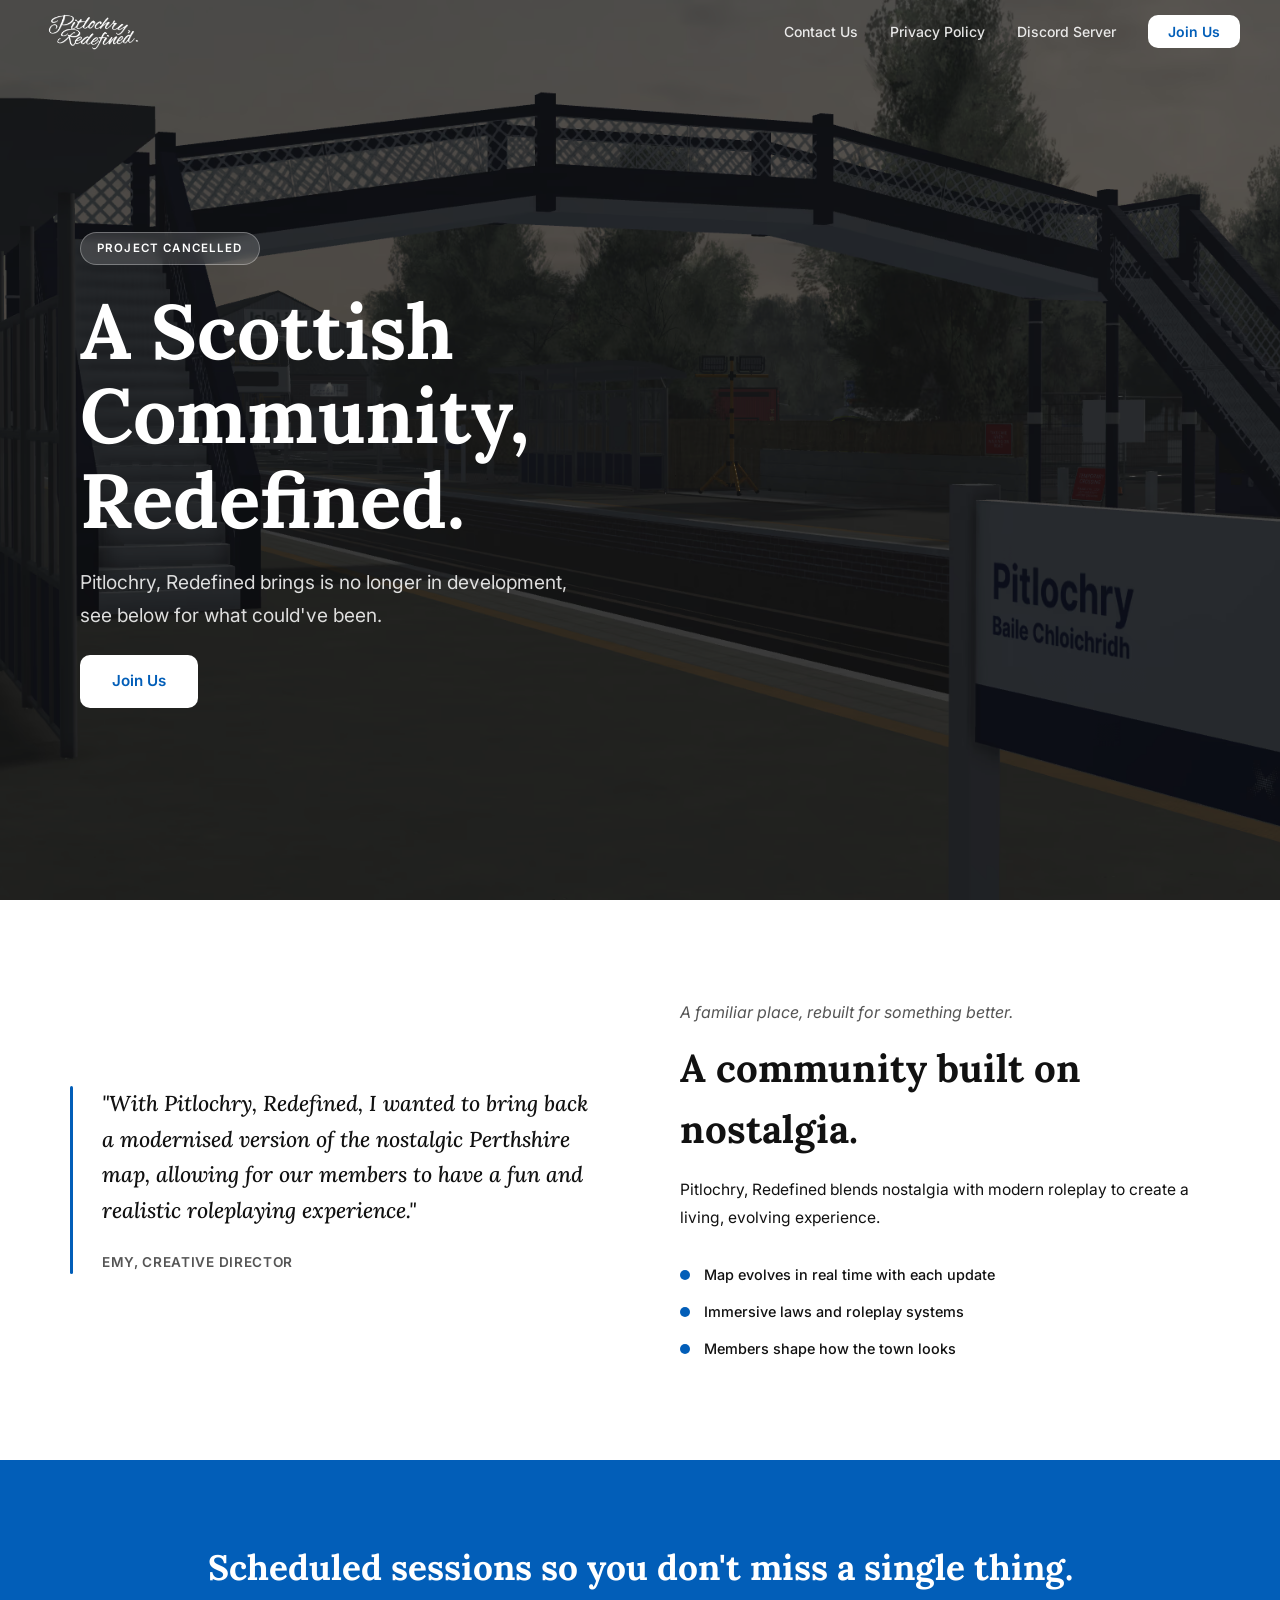
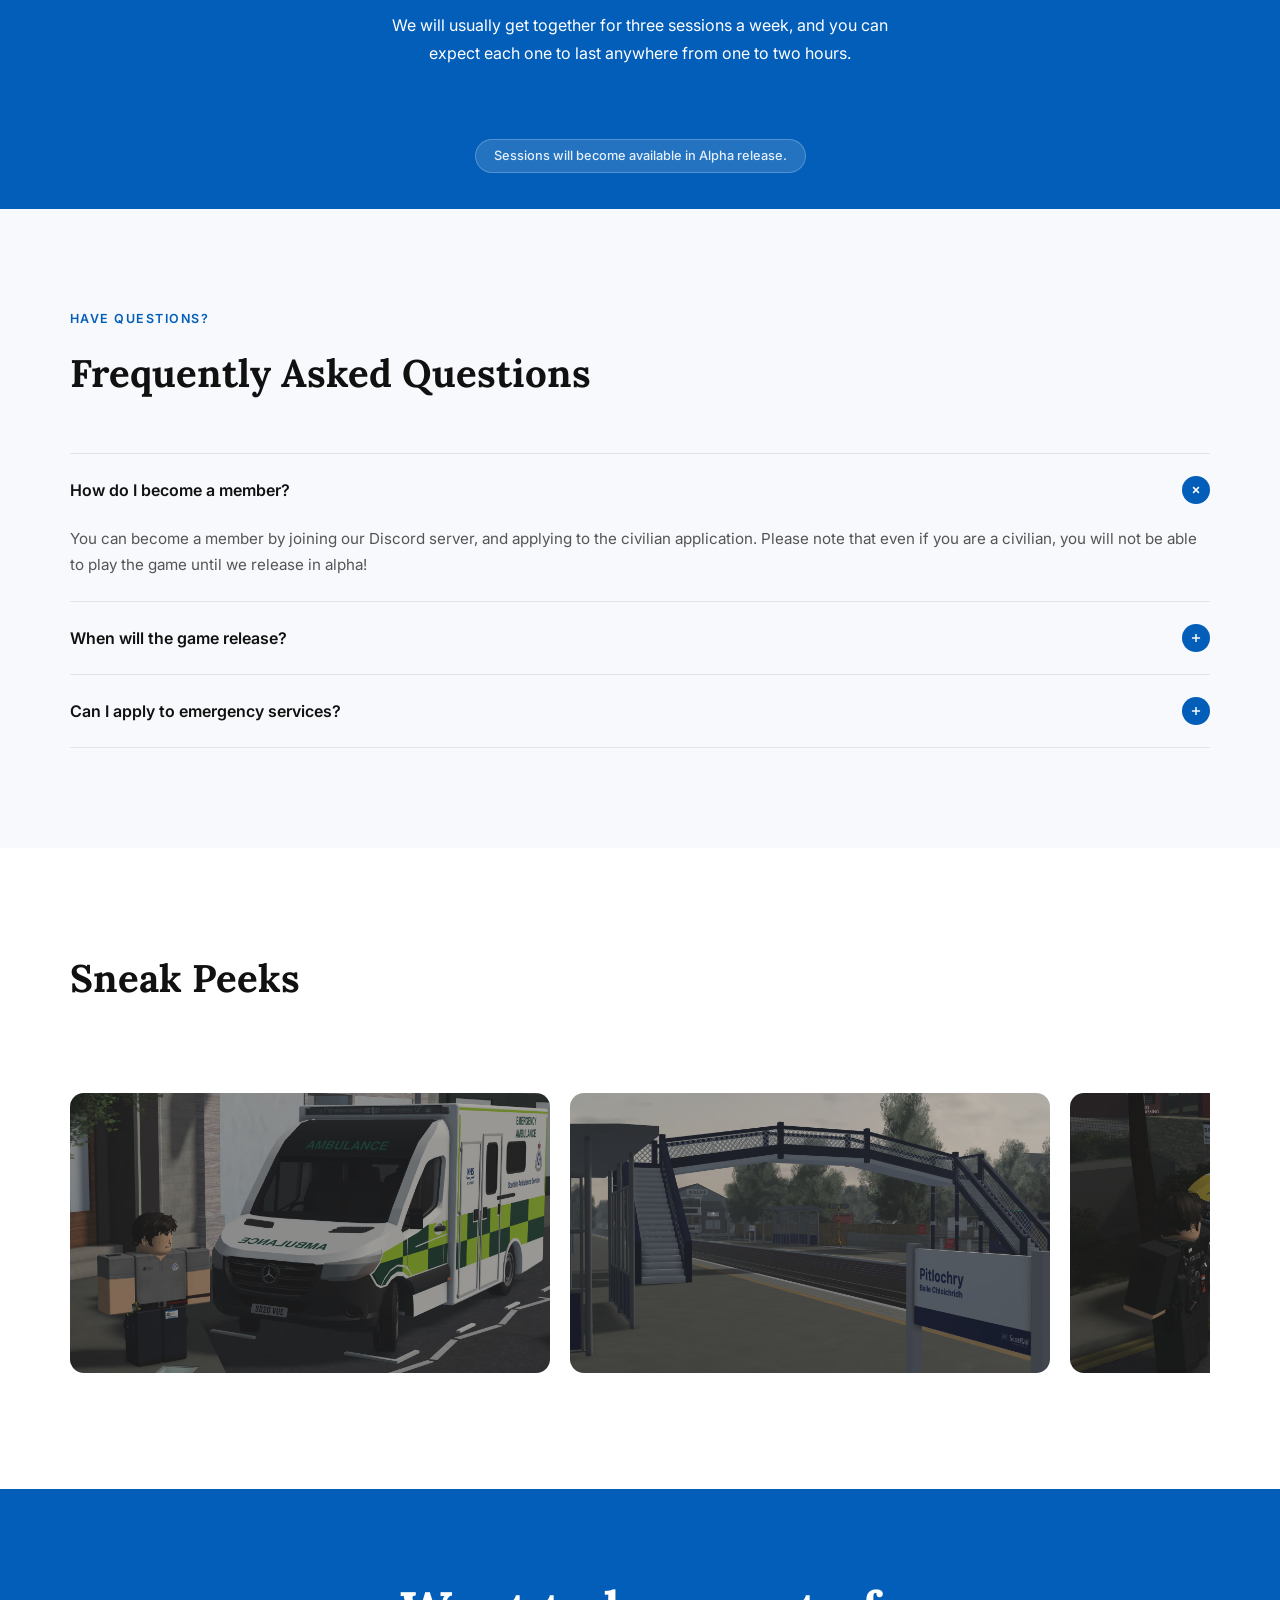
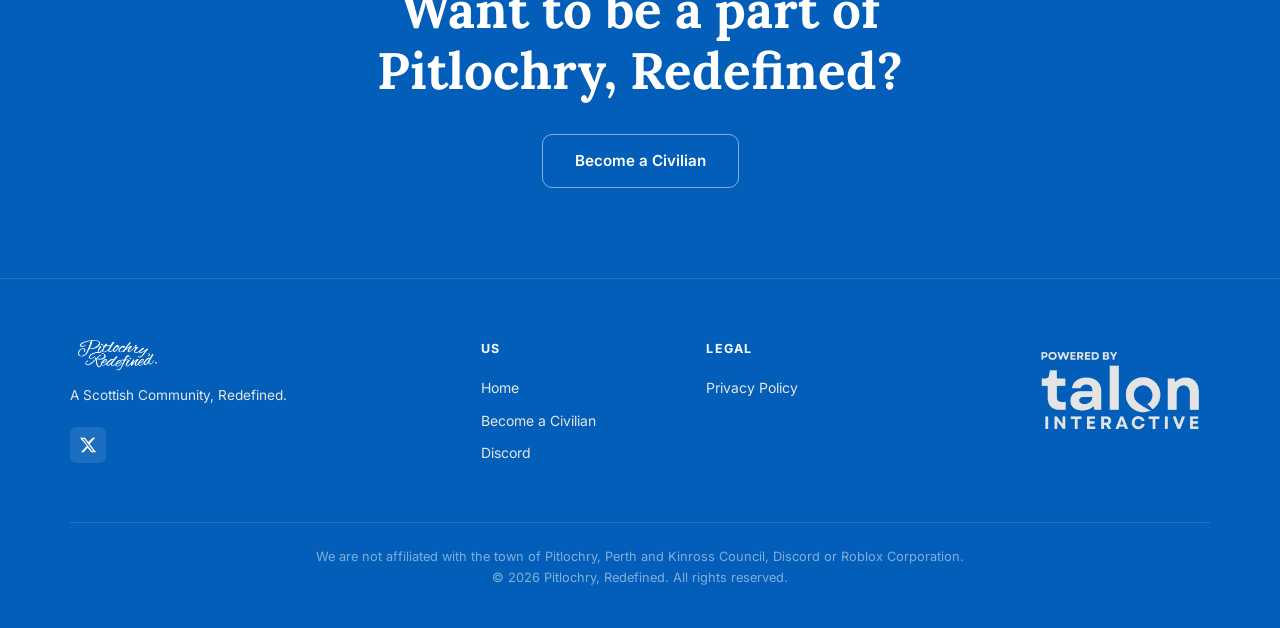
<file: index.html>
<!DOCTYPE html>
<html lang="en">
<head>
  <meta charset="UTF-8">
  <meta name="viewport" content="width=device-width, initial-scale=1.0">
  <title>Pitlochry, Redefined.</title>
  <meta name="description" content="Pitlochry, Redefined is a Scottish Roblox roleplay community.">

  <!-- Favicons -->
  <link rel="icon" href="assets/images/XYk1rlV9fvzTDFTiQio9LXA8.png" media="(prefers-color-scheme: light)">
  <link rel="icon" href="assets/images/PYBCpuTBmB7kPug5AxsaWHs4.png" media="(prefers-color-scheme: dark)">
  <link rel="apple-touch-icon" href="assets/images/etuwbYIV7RaptzxkaW7KyOnoj3I.png">

  <!-- OG -->
  <meta property="og:type" content="website">
  <meta property="og:title" content="Pitlochry, Redefined.">
  <meta property="og:description" content="Pitlochry, Redefined is a Scottish Roblox roleplay community.">

  <link rel="stylesheet" href="assets/css/style.css">
</head>
<body>
    
    <!-- ── NAVIGATION ── -->
    <nav class="nav scrolled">
        <a href="./">
            <img src="assets/images/vhZIGYQIo3H8XacTa4x7ra0Ga8.png" alt="Pitlochry Redefined Logo" class="nav-logo">
        </a>
        <ul class="nav-links">
            <li><a href="contact/">Contact Us</a></li>
            <li><a href="privacy/">Privacy Policy</a></li>
            <li><a href="https://discord.gg/" target="_blank" rel="noopener">Discord Server</a></li>
            <li><a href="become-a-civilian/" class="nav-cta">Join Us</a></li>
        </ul>
        <button class="nav-toggle" aria-label="Toggle menu">
            <span></span><span></span><span></span>
        </button>
    </nav>
    
    <!-- Mobile nav -->
    <div class="nav-mobile">
        <a href="contact/">Contact Us</a>
        <a href="privacy/">Privacy Policy</a>
        <a href="https://discord.gg/" target="_blank" rel="noopener">Discord Server</a>
        <a href="become-a-civilian/" class="nav-cta-mobile">Join Us</a>
    </div>
    
    <!-- ── HERO ── -->
    <section class="hero">
        <img
            src="assets/images/JBRs4N1K5Z0zPjMIj72F0gr8xl8.png"
            alt="Pitlochry town"
            class="hero-bg"
            loading="eager"
            >
            <div class="hero-overlay"></div>
            <div class="hero-content">
                <span class="hero-badge">PROJECT CANCELLED</span>
                <h1>A Scottish Community,<br>Redefined.</h1>
                <p class="hero-desc">
                Pitlochry, Redefined brings is no longer in development, see
                below for what could've been.
                </p>
                <a href="become-a-civilian/" class="btn btn-white">Join Us</a>
            </div>
    </section>
    
    <!-- ── INTRODUCTION ── -->
    <section class="section-intro">
        <div class="container">
            <div class="intro-grid">
                
                <div class="intro-quote reveal">
                    <blockquote>
                        "With Pitlochry, Redefined, I wanted to bring back a modernised version
                        of the nostalgic Perthshire map, allowing for our members to have a fun
                        and realistic roleplaying experience."
                    </blockquote>
                    <cite>Emy, Creative Director</cite>
                </div>
                
                <div class="intro-right">
                    <p class="section-sub reveal">A familiar place, rebuilt for something better.</p>
                    <h2 class="reveal reveal-delay-1">A community built on nostalgia.</h2>
                    <p class="section-desc reveal reveal-delay-2">
                    Pitlochry, Redefined blends nostalgia with modern roleplay to create a
                    living, evolving experience.
                    </p>
                    <ul class="features-list">
                        <li class="feature-item reveal reveal-delay-2">
                            <span class="feature-icon"></span>
                            Map evolves in real time with each update
                        </li>
                        <li class="feature-item reveal reveal-delay-3">
                            <span class="feature-icon"></span>
                            Immersive laws and roleplay systems
                        </li>
                        <li class="feature-item reveal reveal-delay-4">
                            <span class="feature-icon"></span>
                            Members shape how the town looks
                        </li>
                    </ul>
                </div>
                
            </div>
        </div>
    </section>
    
    <!-- ── INFO BANNER ── -->
    <section class="banner">
        <div class="container">
            <h3 class="reveal">Scheduled sessions so you don't miss a single thing.</h3>
            <p class="reveal reveal-delay-1">
            We will usually get together for three sessions a week, and you can expect each one to last anywhere from one to two hours.
            </p>
            <span class="badge-note reveal reveal-delay-2">Sessions will become available in Alpha release.</span>
        </div>
    </section>
    
    <!-- ── FAQ ── -->
    <section class="section-faq">
        <div class="container">
            <p class="section-label reveal">Have questions?</p>
            <h2 class="reveal reveal-delay-1">Frequently Asked Questions</h2>
            
            <div class="accordion reveal reveal-delay-2">
                
                <div class="accordion-item open">
                    <button class="accordion-btn">
                        How do I become a member?
                        <span class="accordion-icon">
                            <svg viewBox="0 0 24 24"><line x1="12" y1="5" x2="12" y2="19"/><line x1="5" y1="12" x2="19" y2="12"/></svg>
                        </span>
                    </button>
                    <div class="accordion-body">
                        <p>
                        You can become a member by joining our Discord server, and applying to the civilian application.
                        Please note that even if you are a civilian, you will not be able to play the game until we release in alpha!
                        </p>
                    </div>
                </div>
                
                <div class="accordion-item">
                    <button class="accordion-btn">
                        When will the game release?
                        <span class="accordion-icon">
                            <svg viewBox="0 0 24 24"><line x1="12" y1="5" x2="12" y2="19"/><line x1="5" y1="12" x2="19" y2="12"/></svg>
                        </span>
                    </button>
                    <div class="accordion-body">
                        <p>
                        We are currently in development. Follow our Discord server for the latest updates on our alpha release date.
                        </p>
                    </div>
                </div>
                
                <div class="accordion-item">
                    <button class="accordion-btn">
                        Can I apply to emergency services?
                        <span class="accordion-icon">
                            <svg viewBox="0 0 24 24"><line x1="12" y1="5" x2="12" y2="19"/><line x1="5" y1="12" x2="19" y2="12"/></svg>
                        </span>
                    </button>
                    <div class="accordion-body">
                        <p>
                        Emergency service applications will open closer to our alpha release. Join our Discord to be notified when these open.
                        </p>
                    </div>
                </div>
                
            </div>
        </div>
    </section>
    
    <!-- ── GALLERY ── -->
    <section class="section-gallery">
        <div class="container">
            <div class="section-header">
                <h2 class="reveal">Sneak Peeks</h2>
                <p class="section-sub reveal reveal-delay-1">Come have a look at Pitlochry, Redefined before alpha release.</p>
            </div>
        </div>
        <div class="container">
            <div class="gallery-scroll reveal reveal-delay-2">
                <div class="gallery-item">
                    <img src="assets/images/j0wy1hNr106jGSIfOgqHAaLtQ.png" alt="Pitlochry, Redefined gameplay preview" loading="lazy">
                </div>
                <div class="gallery-item">
                    <img src="assets/images/JBRs4N1K5Z0zPjMIj72F0gr8xl8.png" alt="Pitlochry town view" loading="lazy">
                </div>
                <div class="gallery-item">
                    <img src="assets/images/jZXnC7DBKocMxKdpzCzB452Shg.png" alt="Pitlochry, Redefined preview" loading="lazy">
                </div>
                <div class="gallery-item">
                    <img src="assets/images/pTCsPnyDhlPYK5dN1d6Gvh52To.png" alt="Scottish house in Pitlochry" loading="lazy">
                </div>
                <div class="gallery-item">
                    <img src="assets/images/HtPm9lY53hHjGghQ9ZasD6tJ4.png" alt="Aerial view of Pitlochry" loading="lazy">
                </div>
                <div class="gallery-item">
                    <img src="assets/images/rfxo6LZACQlX3itlfHhlQKc.png" alt="Pitlochry, Redefined preview" loading="lazy">
                </div>
            </div>
        </div>
    </section>
    
    <!-- ── CTA BANNER ── -->
    <section class="cta-banner">
        <div class="container">
            <h2 class="reveal">Want to be a part of<br>Pitlochry, Redefined?</h2>
            <a href="become-a-civilian/" class="btn btn-outline-white reveal reveal-delay-1">Become a Civilian</a>
        </div>
    </section>
    
    <!-- ── FOOTER ── -->
    <footer class="footer">
        <div class="container">
            <div class="footer-inner">
                <div class="footer-brand">
                    <a href="./">
                        <img src="assets/images/vhZIGYQIo3H8XacTa4x7ra0Ga8.png" alt="Pitlochry Redefined Logo">
                    </a>
                    <p>A Scottish Community, Redefined.</p>
                    <div class="footer-social">
                        <a href="https://x.com/rblxpitlochry" target="_blank" rel="noopener" aria-label="Twitter / X">
                            <svg viewBox="0 0 24 24" xmlns="http://www.w3.org/2000/svg">
                                <path d="M18.244 2.25h3.308l-7.227 8.26 8.502 11.24H16.17l-4.714-6.231-5.401 6.231H2.742l7.727-8.833L1.254 2.25H8.08l4.258 5.624 5.906-5.624zm-1.161 17.52h1.833L7.084 4.126H5.117z"/>
                            </svg>
                        </a>
                    </div>
                </div>
                
                <div class="footer-col">
                    <h5>Us</h5>
                    <a href="./">Home</a>
                    <a href="become-a-civilian/">Become a Civilian</a>
                    <a href="https://discord.gg/PZc5ms5kN5" target="_blank" rel="noopener">Discord</a>
                </div>
                
                <div class="footer-col">
                    <h5>Legal</h5>
                    <a href="privacy/">Privacy Policy</a>
                </div>
                
                <div class="footer-col footer-talon">
                    <a href="https://www.taloninteractive.co.uk" target="_blank" rel="noopener">
                        <img src="assets/images/HE73bdkaBFjefkao834m.png" alt="Powered by Talon Interactive" class="talon-logo">
                    </a>
                </div>
            </div>
            
            <div class="footer-bottom">
                <p>We are not affiliated with the town of Pitlochry, Perth and Kinross Council, Discord or Roblox Corporation.</p>
                &copy; <span id="year"></span> Pitlochry, Redefined. All rights reserved.
            </div>
        </div>
    </footer>
    
    <script src="assets/js/main.js"></script>

      <script>document.getElementById('year').textContent = new Date().getFullYear();</script>
    </body>
</html>
</file>
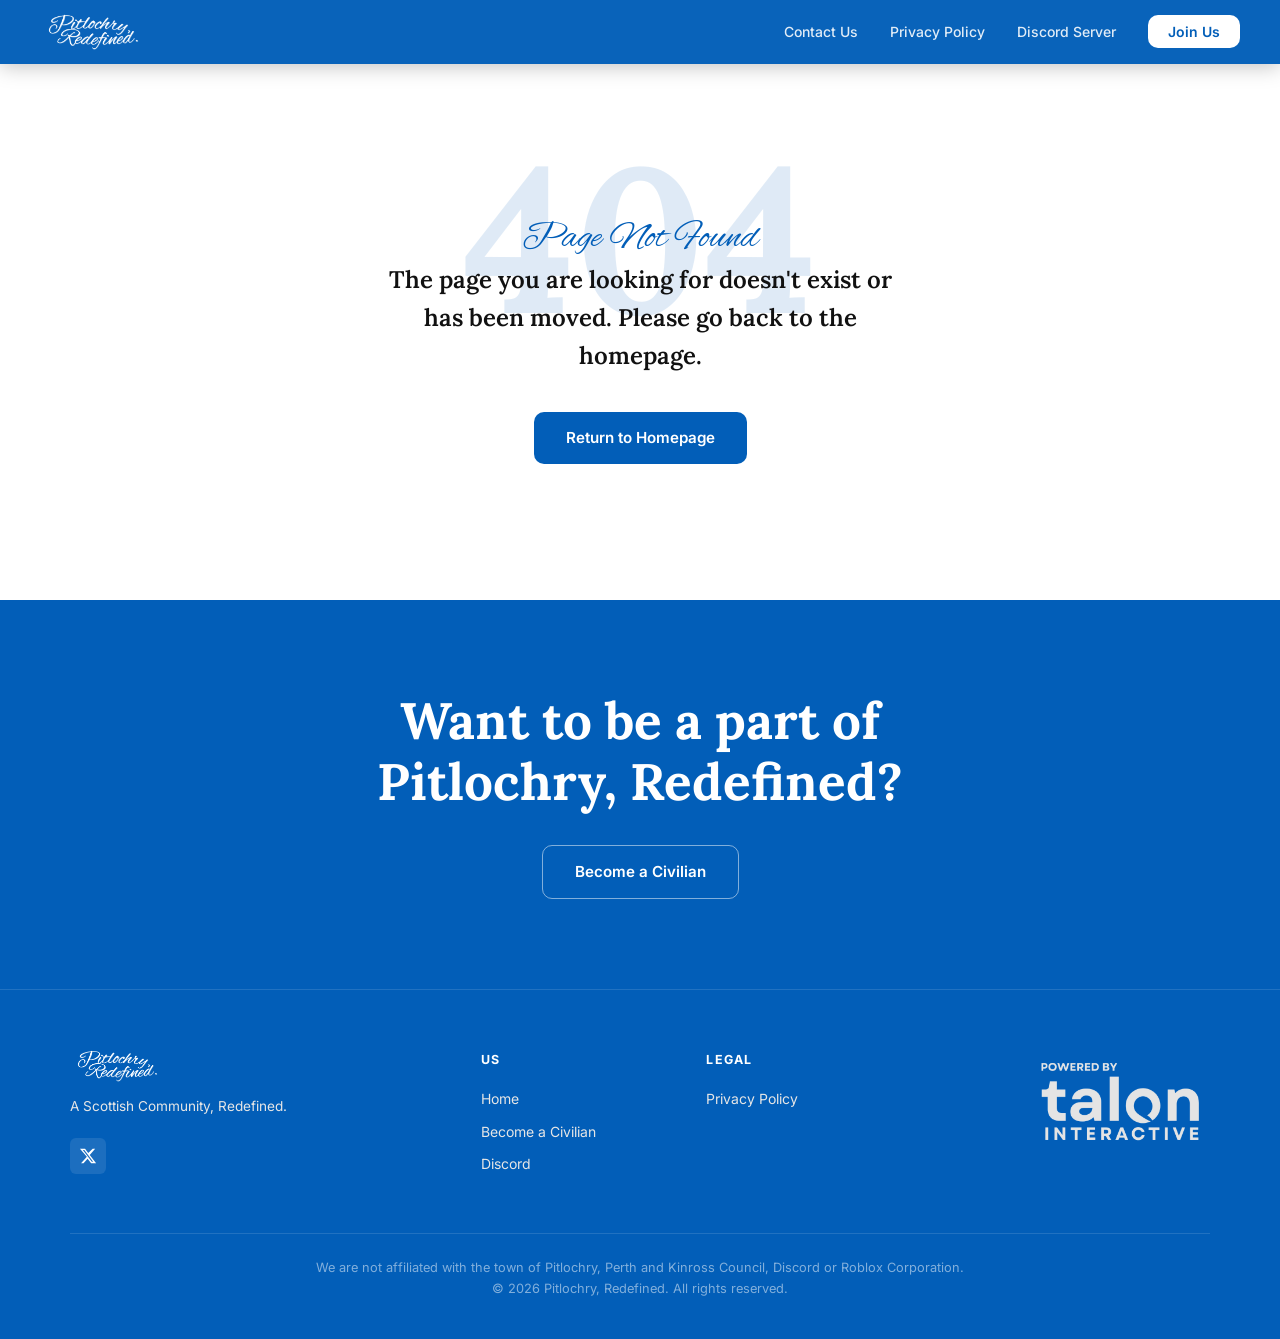
<file: assets/index.html>
<!DOCTYPE html>
<html>
<head>
    <meta http-equiv="refresh" content="0; url=/404.html">
    <script type="text/javascript">
        window.location.href = "/404.html";
    </script>
    <title>Page Not Found</title>
</head>
</html>
</file>
<file: assets/css/style.css>
/* --- Google Fonts ----------------------------------------- */
@import url('https://fonts.googleapis.com/css2?family=Alex+Brush&family=Inter:wght@400;500;600&family=Lora:ital,wght@0,400;0,500;0,600;0,700;1,400;1,600&display=swap');

/* --- CSS Variables ---------------------------------------- */
:root {
  --blue:        #025EB8;
  --blue-dark:   #014a91;
  --blue-light:  #0370d6;
  --white:       #ffffff;
  --off-white:   #e6e6e6;
  --text-dark:   #111111;
  --text-muted:  #555555;
  --overlay:     rgba(0,0,0,0.52);
  --overlay-blue:rgba(2, 94, 184, 0.08);

  --font-heading: 'Lora', Georgia, serif;
  --font-body:    'Inter', system-ui, sans-serif;
  --font-script:  'Alex Brush', cursive;

  --max-w: 1200px;
  --radius: 10px;
  --gap: 30px;

  --ease-out: cubic-bezier(0.22, 0.61, 0.36, 1);
}

/* --- Reset ------------------------------------------------- */
*, *::before, *::after { box-sizing: border-box; margin: 0; padding: 0; }

html { scroll-behavior: smooth; font-size: 16px; }

body {
  font-family: var(--font-body);
  color: var(--text-dark);
  background: var(--white);
  line-height: 1.6;
  overflow-x: hidden;
}

img { display: block; max-width: 100%; height: auto; }
a   { color: inherit; text-decoration: none; }
ul  { list-style: none; }

/* --- Scroll Reveal ---------------------------------------- */
.reveal {
  opacity: 0;
  transform: translateY(44px);
  transition: opacity 0.72s var(--ease-out), transform 0.72s var(--ease-out);
}
.reveal.visible {
  opacity: 1;
  transform: translateY(0);
}
.reveal-delay-1 { transition-delay: 0.12s; }
.reveal-delay-2 { transition-delay: 0.24s; }
.reveal-delay-3 { transition-delay: 0.36s; }
.reveal-delay-4 { transition-delay: 0.48s; }

/* --- Container -------------------------------------------- */
.container {
  width: 100%;
  max-width: var(--max-w);
  margin: 0 auto;
  padding: 0 30px;
}

/* ============================================================
   NAVIGATION
   ============================================================ */
.nav {
  position: fixed;
  top: 0; left: 0; right: 0;
  z-index: 100;
  padding: 0 40px;
  height: 64px;
  display: flex;
  align-items: center;
  justify-content: space-between;
  transition: background 0.3s, box-shadow 0.3s;
}
.nav.scrolled {
  background: rgba(2, 94, 184, 0.97);
  backdrop-filter: blur(12px);
  box-shadow: 0 2px 20px rgba(0,0,0,0.25);
}
.nav-blue {
  position: fixed;
  top: 0; left: 0; right: 0;
  z-index: 100;
  padding: 0 40px;
  height: 64px;
  display: flex;
  align-items: center;
  justify-content: space-between;
  background: rgba(2, 94, 184, 0.97);
  backdrop-filter: blur(12px);
  box-shadow: 0 2px 20px rgba(0,0,0,0.25);
}
.nav-logo {
  height: 36px;
  width: auto;
  object-fit: contain;
  object-position: left center;
}
.nav-links {
  display: flex;
  align-items: center;
  gap: 32px;
}
.nav-links a {
  color: var(--white);
  font-size: 0.875rem;
  font-weight: 500;
  opacity: 0.88;
  transition: opacity 0.2s;
}
.nav-links a:hover { opacity: 1; }
.nav-links .nav-cta {
  background: var(--white);
  color: var(--blue);
  padding: 8px 20px;
  border-radius: var(--radius);
  font-weight: 600;
  opacity: 1;
  transition: background 0.2s, color 0.2s, transform 0.15s;
}
.nav-links .nav-cta:hover {
  background: var(--off-white);
  transform: translateY(-1px);
}

/* Mobile nav toggle */
.nav-toggle {
  display: none;
  flex-direction: column;
  gap: 5px;
  cursor: pointer;
  padding: 6px;
  background: none;
  border: none;
}
.nav-toggle span {
  display: block;
  width: 24px;
  height: 2px;
  background: var(--white);
  border-radius: 2px;
  transition: transform 0.3s, opacity 0.3s;
}
.nav-toggle.open span:nth-child(1) { transform: translateY(7px) rotate(45deg); }
.nav-toggle.open span:nth-child(2) { opacity: 0; }
.nav-toggle.open span:nth-child(3) { transform: translateY(-7px) rotate(-45deg); }

.nav-mobile {
  display: none;
  position: fixed;
  top: 64px; left: 0; right: 0;
  background: var(--blue);
  padding: 20px 40px 30px;
  z-index: 99;
  flex-direction: column;
  gap: 20px;
  transform: translateY(-8px);
  opacity: 0;
  pointer-events: none;
  transition: transform 0.3s var(--ease-out), opacity 0.3s;
}
.nav-mobile.open {
  transform: translateY(0);
  opacity: 1;
  pointer-events: all;
}
.nav-mobile a {
  color: var(--white);
  font-size: 1rem;
  font-weight: 500;
  padding: 8px 0;
  border-bottom: 1px solid rgba(255,255,255,0.12);
}
.nav-mobile .nav-cta-mobile {
  display: inline-flex;
  align-items: center;
  justify-content: center;
  background: var(--white);
  color: var(--blue);
  padding: 12px 24px;
  border-radius: var(--radius);
  font-weight: 600;
  font-size: 0.9rem;
  border: none;
  margin-top: 4px;
}

/* ============================================================
   HERO SECTION
   ============================================================ */
.hero {
  position: relative;
  min-height: 100vh;
  display: flex;
  align-items: center;
  overflow: hidden;
}
.hero-bg {
  position: absolute;
  inset: 0;
  object-fit: cover;
  width: 100%;
  height: 100%;
  z-index: 0;
}
.hero-overlay {
  position: absolute;
  inset: 0;
  background: var(--overlay);
  z-index: 1;
}
.hero-content {
  position: relative;
  z-index: 2;
  width: 100%;
  max-width: var(--max-w);
  margin: 0 auto;
  padding: 120px 40px 80px;
  display: flex;
  flex-direction: column;
  align-items: flex-start;
  gap: 24px;
}
.hero-badge {
  display: inline-block;
  background: rgba(255,255,255,0.15);
  border: 1px solid rgba(255,255,255,0.3);
  color: var(--white);
  font-size: 0.72rem;
  font-weight: 600;
  letter-spacing: 0.1em;
  text-transform: uppercase;
  padding: 6px 16px;
  border-radius: 100px;
  backdrop-filter: blur(4px);
}
.hero h1 {
  font-family: var(--font-heading);
  font-size: clamp(2.8rem, 6vw, 5.5rem);
  font-weight: 700;
  color: var(--white);
  line-height: 1.1;
  max-width: 820px;
}
.hero-desc {
  font-size: clamp(1rem, 1.8vw, 1.2rem);
  color: rgba(255,255,255,0.85);
  max-width: 520px;
  line-height: 1.7;
}
.btn {
  display: inline-flex;
  align-items: center;
  justify-content: center;
  padding: 14px 32px;
  border-radius: var(--radius);
  font-family: var(--font-body);
  font-size: 0.95rem;
  font-weight: 600;
  cursor: pointer;
  transition: transform 0.18s, box-shadow 0.18s, background 0.18s;
  border: none;
  text-decoration: none;
}
.btn:hover { transform: translateY(-2px); box-shadow: 0 8px 24px rgba(0,0,0,0.2); }
.btn-white {
  background: var(--white);
  color: var(--blue);
}
.btn-white:hover { background: #f0f4ff; }
.btn-blue {
  background: var(--blue);
  color: var(--white);
}
.btn-blue:hover { background: var(--blue-light); }
.btn-outline-white {
  background: transparent;
  color: var(--white);
  border: 1px solid rgba(255,255,255,0.5);
}
.btn-outline-white:hover {
  background: rgba(255,255,255,0.1);
}

/* ============================================================
   QUOTE / INTRODUCTION SECTION
   ============================================================ */
.section-intro {
  padding: 100px 0;
  background: var(--white);
}
.intro-grid {
  display: grid;
  grid-template-columns: 1fr 1fr;
  gap: 80px;
  align-items: center;
}
.intro-quote {
  position: relative;
  padding: 0 0 0 32px;
}
.intro-quote::before {
  content: '';
  position: absolute;
  left: 0; top: 0; bottom: 0;
  width: 3px;
  background: var(--blue);
  border-radius: 2px;
}
.intro-quote blockquote {
  font-family: var(--font-heading);
  font-size: clamp(1.1rem, 1.8vw, 1.35rem);
  font-style: italic;
  font-weight: 500;
  color: var(--text-dark);
  line-height: 1.65;
  margin-bottom: 20px;
}
.intro-quote cite {
  font-size: 0.85rem;
  color: var(--text-muted);
  font-style: normal;
  font-weight: 600;
  letter-spacing: 0.05em;
  text-transform: uppercase;
}
.intro-right {}
.intro-right h2 {
  font-family: var(--font-heading);
  font-size: clamp(1.6rem, 3vw, 2.4rem);
  font-weight: 700;
  margin-bottom: 16px;
  color: var(--text-dark);
}
.intro-right .section-sub {
  color: var(--text-muted);
  font-size: 1rem;
  margin-bottom: 12px;
  font-style: italic;
}
.intro-right .section-desc {
  color: var(--text-dark);
  font-size: 0.975rem;
  line-height: 1.75;
  margin-bottom: 32px;
}
.features-list {
  display: flex;
  flex-direction: column;
  gap: 14px;
}
.feature-item {
  display: flex;
  align-items: center;
  gap: 14px;
  font-size: 0.9rem;
  font-weight: 500;
  color: var(--text-dark);
}
.feature-icon {
  width: 10px;
  height: 10px;
  border-radius: 50%;
  background: var(--blue);
  flex-shrink: 0;
}

/* ============================================================
   INFO BANNER
   ============================================================ */
.banner {
  background: var(--blue);
  color: var(--white);
  padding: 80px 0;
  text-align: center;
}
.banner h3 {
  font-family: var(--font-heading);
  font-size: clamp(1.5rem, 2.8vw, 2.2rem);
  font-weight: 700;
  margin-bottom: 16px;
}
.banner p {
  font-size: 1rem;
  opacity: 0.85;
  max-width: 520px;
  margin: 0 auto 10px;
  line-height: 1.7;
}
.banner .badge-note {
  display: inline-block;
  margin-top: 18px;
  background: rgba(255,255,255,0.15);
  border: 1px solid rgba(255,255,255,0.25);
  padding: 6px 18px;
  border-radius: 100px;
  font-size: 0.8rem;
  font-weight: 500;
  opacity: 0.9;
}

/* ============================================================
   FAQ SECTION
   ============================================================ */
.section-faq {
  padding: 100px 0;
  background: #f7f9fc;
}
.section-faq .section-label {
  font-size: 0.78rem;
  font-weight: 600;
  letter-spacing: 0.12em;
  text-transform: uppercase;
  color: var(--blue);
  margin-bottom: 14px;
}
.section-faq h2 {
  font-family: var(--font-heading);
  font-size: clamp(1.8rem, 3vw, 2.6rem);
  font-weight: 700;
  margin-bottom: 48px;
  color: var(--text-dark);
  max-width: 600px;
}
.accordion {
  display: flex;
  flex-direction: column;
  gap: 0;
  border-top: 1px solid #e0e5ee;
}
.accordion-item {
  border-bottom: 1px solid #e0e5ee;
}
.accordion-btn {
  width: 100%;
  display: flex;
  align-items: center;
  justify-content: space-between;
  gap: 16px;
  padding: 22px 0;
  background: none;
  border: none;
  cursor: pointer;
  font-family: var(--font-body);
  font-size: 1rem;
  font-weight: 600;
  color: var(--text-dark);
  text-align: left;
}
.accordion-btn:hover { color: var(--blue); }
.accordion-icon {
  width: 28px;
  height: 28px;
  border-radius: 50%;
  background: var(--blue);
  flex-shrink: 0;
  display: flex;
  align-items: center;
  justify-content: center;
  transition: transform 0.3s var(--ease-out);
}
.accordion-icon svg {
  width: 14px;
  height: 14px;
  stroke: white;
  stroke-width: 2.5;
  fill: none;
  transition: transform 0.3s var(--ease-out);
}
.accordion-item.open .accordion-icon {
  transform: rotate(45deg);
}
.accordion-body {
  max-height: 0;
  overflow: hidden;
  transition: max-height 0.4s var(--ease-out), padding 0.3s;
}
.accordion-item.open .accordion-body {
  max-height: 400px;
}
.accordion-body p {
  padding: 0 0 22px;
  font-size: 0.95rem;
  color: var(--text-muted);
  line-height: 1.75;
}

/* ============================================================
   GALLERY / SNEAK PEEKS
   ============================================================ */
.section-gallery {
  padding: 100px 0;
  background: var(--white);
}
.section-gallery .section-header {
  margin-bottom: 48px;
}
.section-gallery h2 {
  font-family: var(--font-heading);
  font-size: clamp(1.8rem, 3vw, 2.6rem);
  font-weight: 700;
  margin-bottom: 10px;
}
.section-gallery .section-sub {
  color: var(--text-muted);
  font-size: 1rem;
  font-style: italic;
}
.gallery-scroll {
  display: flex;
  gap: 20px;
  overflow-x: auto;
  padding-bottom: 16px;
  scroll-snap-type: x mandatory;
  -webkit-overflow-scrolling: touch;
}
.gallery-scroll::-webkit-scrollbar { height: 4px; }
.gallery-scroll::-webkit-scrollbar-track { background: #f0f0f0; border-radius: 2px; }
.gallery-scroll::-webkit-scrollbar-thumb { background: var(--blue); border-radius: 2px; }
.gallery-item {
  flex-shrink: 0;
  width: 480px;
  height: 280px;
  border-radius: 14px;
  overflow: hidden;
  scroll-snap-align: start;
  background: #dde3ee;
}
.gallery-item img {
  width: 100%;
  height: 100%;
  object-fit: cover;
  transition: transform 0.5s var(--ease-out);
}
.gallery-item:hover img { transform: scale(1.04); }

/* ============================================================
   CTA BANNER
   ============================================================ */
.cta-banner {
  background: var(--blue);
  padding: 90px 0;
  text-align: center;
}
.cta-banner h2 {
  font-family: var(--font-heading);
  font-size: clamp(2rem, 4vw, 3.2rem);
  font-weight: 700;
  color: var(--white);
  margin-bottom: 32px;
  line-height: 1.2;
}

/* ============================================================
   FOOTER
   ============================================================ */
.footer {
  background: var(--blue);
  border-top: 1px solid rgba(255,255,255,0.12);
  padding: 60px 0 40px;
  color: var(--white);
}

.footer-inner {
  display: grid;
  /* Updated to 4 columns to match mockup */
  grid-template-columns: 2fr 1fr 1fr 1.5fr;
  gap: 40px;
  align-items: start;
  margin-bottom: 48px;
}

.footer-brand img {
  height: 32px;
  width: auto;
  margin-bottom: 14px;
}

.footer-brand p {
  font-size: 0.85rem;
  color: var(--off-white);
  line-height: 1.6;
  margin-bottom: 20px;
}

.footer-social a {
  display: inline-flex;
  align-items: center;
  justify-content: center;
  width: 36px;
  height: 36px;
  border-radius: 6px;
  background: rgba(255,255,255,0.1);
  transition: background 0.2s;
}

.footer-social a:hover { background: rgba(255,255,255,0.22); }
.footer-social svg { width: 18px; height: 18px; fill: var(--white); }

.footer-col h5 {
  font-size: 0.78rem;
  font-weight: 700;
  letter-spacing: 0.1em;
  text-transform: uppercase;
  color: var(--white);
  margin-bottom: 18px;
}

.footer-col a {
  display: block;
  font-size: 0.875rem;
  color: var(--off-white);
  margin-bottom: 10px;
  transition: color 0.2s;
}

.footer-col a:hover { color: var(--white); }

/* Talon Specific Styling */
.footer-talon {
  display: flex;
  justify-content: flex-end; /* Aligns to the far right */
}

.talon-logo {
  max-width: 180px; /* Adjust width to suit your visual preference */
  height: auto;
  transition: opacity 0.2s;
}

.talon-logo:hover {
  opacity: 1;
}

.footer-bottom {
  border-top: 1px solid rgba(255,255,255,0.12);
  padding-top: 24px;
  font-size: 0.8rem;
  color: rgba(255,255,255,0.5);
  text-align: center;
}

/* ============================================================
   INTERIOR PAGE HERO (shared by non-home pages)
   ============================================================ */
.page-hero {
  position: relative;
  padding: 160px 40px 90px;
  display: flex;
  align-items: center;
  justify-content: center;
  text-align: center;
  overflow: hidden;
  min-height: 380px;
}
.page-hero-bg {
  position: absolute;
  inset: 0;
  width: 100%;
  height: 100%;
  object-fit: cover;
  z-index: 0;
}
.page-hero-overlay {
  position: absolute;
  inset: 0;
  background: rgba(0,0,0,0.5);
  z-index: 1;
}
.page-hero-content {
  position: relative;
  z-index: 2;
}
.page-hero h1 {
  font-family: var(--font-heading);
  font-size: clamp(2.5rem, 5vw, 4.5rem);
  font-weight: 700;
  color: var(--white);
  line-height: 1.1;
}

/* ============================================================
   CONTACT PAGE
   ============================================================ */
.section-contact-info {
  padding: 90px 0;
  background: var(--white);
}
.contact-grid {
  display: grid;
  grid-template-columns: 1fr 1fr;
  gap: 80px;
  align-items: center;
}
.contact-info h2 {
  font-family: var(--font-heading);
  font-size: clamp(1.6rem, 2.8vw, 2.2rem);
  font-weight: 700;
  margin-bottom: 16px;
  color: var(--text-dark);
}
.contact-info p {
  font-size: 0.975rem;
  color: var(--text-muted);
  line-height: 1.75;
  margin-bottom: 10px;
}
.contact-card {
  display: flex;
  align-items: center;
  gap: 18px;
  margin-top: 32px;
  padding: 20px 24px;
  background: #f7f9fc;
  border-radius: 12px;
}
.contact-card-icon {
  width: 48px;
  height: 48px;
  border-radius: var(--radius);
  background: var(--blue);
  display: flex;
  align-items: center;
  justify-content: center;
  flex-shrink: 0;
}
.contact-card-icon svg {
  width: 22px;
  height: 22px;
  stroke: white;
  stroke-width: 1.8;
  fill: none;
}
.contact-card-text h6 {
  font-size: 0.95rem;
  font-weight: 700;
  color: var(--text-dark);
  margin-bottom: 4px;
}
.contact-card-text p {
  font-size: 0.825rem;
  color: var(--text-muted);
  margin: 0;
}
.contact-image {
  border-radius: 16px;
  overflow: hidden;
  height: 360px;
}
.contact-image img {
  width: 100%;
  height: 100%;
  object-fit: cover;
  object-position: left center;
}

/* Contact Form */
.section-contact-form {
  padding: 90px 0;
  background: #f7f9fc;
}
.form-header {
  text-align: center;
  margin-bottom: 52px;
}
.form-header h2 {
  font-family: var(--font-heading);
  font-size: clamp(1.8rem, 3vw, 2.6rem);
  font-weight: 700;
  margin-bottom: 12px;
}
.form-header p {
  font-size: 0.975rem;
  color: var(--text-muted);
  max-width: 520px;
  margin: 0 auto 6px;
  line-height: 1.7;
}
.contact-form-wrap {
  max-width: 720px;
  margin: 0 auto;
  background: var(--white);
  border-radius: 20px;
  padding: 50px 50px;
  box-shadow: 0 4px 40px rgba(0,0,0,0.07);
}
.form-row {
  display: grid;
  grid-template-columns: 1fr 1fr;
  gap: 20px;
  margin-bottom: 20px;
}
.form-group {
  display: flex;
  flex-direction: column;
  gap: 8px;
  margin-bottom: 20px;
}
.form-group label {
  font-size: 0.825rem;
  font-weight: 600;
  color: var(--text-dark);
}
.form-group input,
.form-group textarea {
  width: 100%;
  padding: 13px 16px;
  border: 1px solid #d4daec;
  border-radius: var(--radius);
  font-family: var(--font-body);
  font-size: 0.95rem;
  color: var(--text-dark);
  background: #fafbff;
  transition: border-color 0.2s, box-shadow 0.2s;
  resize: vertical;
  outline: none;
}
.form-group input::placeholder,
.form-group textarea::placeholder { color: #a0a8bc; }
.form-group input:focus,
.form-group textarea:focus {
  border-color: var(--blue);
  box-shadow: 0 0 0 3px rgba(2,94,184,0.12);
  background: var(--white);
}
.form-group textarea { min-height: 140px; }
.form-submit-btn {
  width: 100%;
  padding: 15px;
  background: var(--blue);
  color: var(--white);
  border: none;
  border-radius: var(--radius);
  font-family: var(--font-body);
  font-size: 1rem;
  font-weight: 600;
  cursor: pointer;
  transition: background 0.2s, transform 0.15s, box-shadow 0.2s;
}
.form-submit-btn:hover {
  background: var(--blue-light);
  transform: translateY(-1px);
  box-shadow: 0 6px 20px rgba(2,94,184,0.3);
}

/* ============================================================
   BECOME A CIVILIAN PAGE
   ============================================================ */
.steps-section {
  padding: 100px 0;
  background: var(--white);
}
.steps-header {
  text-align: center;
  margin-bottom: 64px;
}
.steps-header h2 {
  font-family: var(--font-heading);
  font-size: clamp(1.8rem, 3vw, 2.6rem);
  font-weight: 700;
  margin-bottom: 14px;
}
.steps-header p {
  font-size: 1rem;
  color: var(--text-muted);
  max-width: 480px;
  margin: 0 auto;
  line-height: 1.7;
}
.steps-grid {
  display: grid;
  grid-template-columns: repeat(3, 1fr);
  gap: 32px;
  max-width: 900px;
  margin: 0 auto;
}
.step-card {
  background: #f7f9fc;
  border-radius: 16px;
  padding: 36px 28px;
  text-align: center;
  transition: transform 0.2s, box-shadow 0.2s;
}
.step-card:hover {
  transform: translateY(-4px);
  box-shadow: 0 12px 36px rgba(2,94,184,0.12);
}
.step-number {
  width: 52px;
  height: 52px;
  border-radius: 50%;
  background: var(--blue);
  color: var(--white);
  font-size: 1.3rem;
  font-weight: 700;
  font-family: var(--font-heading);
  display: flex;
  align-items: center;
  justify-content: center;
  margin: 0 auto 20px;
}
.step-card h5 {
  font-size: 0.975rem;
  font-weight: 600;
  color: var(--text-dark);
  line-height: 1.5;
}

.discord-cta {
  background: #f7f9fc;
  padding: 100px 0;
  text-align: center;
}
.discord-cta h1 {
  font-family: var(--font-heading);
  font-size: clamp(2rem, 4vw, 3rem);
  font-weight: 700;
  color: var(--text-dark);
  margin-bottom: 32px;
}
.btn-discord {
  background: #5865F2;
  color: var(--white);
  display: inline-flex;
  align-items: center;
  gap: 12px;
  padding: 16px 36px;
  border-radius: var(--radius);
  font-size: 1rem;
  font-weight: 600;
  transition: background 0.2s, transform 0.15s, box-shadow 0.2s;
  text-decoration: none;
}
.btn-discord:hover {
  background: #4752c4;
  transform: translateY(-2px);
  box-shadow: 0 8px 24px rgba(88,101,242,0.35);
}
.btn-discord svg { width: 24px; height: 24px; fill: white; }

/* ============================================================
   404 PAGE
   ============================================================ */
.error-section {
  min-height: calc(100vh - 300px);
  display: flex;
  align-items: center;
  justify-content: center;
  text-align: center;
  padding: 60px 40px;
  background: var(--white);
}
.error-content {}
.error-num {
  font-family: var(--font-heading);
  font-size: clamp(6rem, 16vw, 14rem);
  font-weight: 700;
  color: var(--blue);
  line-height: 1;
  margin-bottom: 24px;
  opacity: 0.12;
}
.error-content h3 {
  font-family: var(--font-heading);
  font-size: clamp(1.1rem, 2vw, 1.5rem);
  font-weight: 600;
  color: var(--text-dark);
  max-width: 520px;
  margin: 0 auto 36px;
  line-height: 1.6;
  position: relative;
  margin-top: -80px;
}
@media(max-width: 600px) {
  .error-content h3 { margin-top: -40px; }
}
.error-num-wrap {
  position: relative;
}
.error-num-wrap h1 {
  font-family: var(--font-heading);
  font-size: clamp(6rem, 16vw, 14rem);
  font-weight: 700;
  color: var(--blue);
  line-height: 1;
  margin-bottom: 0;
  opacity: 0.12;
}
.error-num-wrap .error-label {
  position: absolute;
  inset: 0;
  display: flex;
  align-items: center;
  justify-content: center;
  font-family: var(--font-heading);
  font-size: clamp(1.3rem, 3vw, 2.4rem);
  font-weight: 700;
  color: var(--blue);
}

/* ============================================================
   SUCCESS PAGE
   ============================================================ */
.success-section {
  min-height: calc(100vh - 300px);
  display: flex;
  align-items: center;
  justify-content: center;
  text-align: center;
  padding: 60px 40px;
}
.success-icon {
  width: 80px;
  height: 80px;
  border-radius: 50%;
  background: var(--blue);
  display: flex;
  align-items: center;
  justify-content: center;
  margin: 0 auto 28px;
}
.success-icon svg {
  width: 40px;
  height: 40px;
  stroke: white;
  stroke-width: 2.5;
  fill: none;
}
.success-section h1 {
  font-family: var(--font-heading);
  font-size: clamp(2rem, 5vw, 3.5rem);
  font-weight: 700;
  color: var(--text-dark);
  margin-bottom: 16px;
}
.success-section p {
  font-size: 1rem;
  color: var(--text-muted);
  max-width: 440px;
  margin: 0 auto 32px;
  line-height: 1.7;
}

/* ============================================================
   PRIVACY PAGE
   ============================================================ */
.privacy-section {
  padding: 80px 0 100px;
  background: var(--white);
}
.privacy-inner {
  max-width: 780px;
  margin: 0 auto;
}
.privacy-inner .tldr-box {
  background: #f0f5ff;
  border-left: 4px solid var(--blue);
  border-radius: 0 12px 12px 0;
  padding: 28px 32px;
  margin-bottom: 48px;
}
.privacy-inner .tldr-box h3 {
  font-family: var(--font-heading);
  font-size: 1.1rem;
  font-weight: 700;
  color: var(--blue);
  margin-bottom: 12px;
}
.privacy-inner .tldr-box p { font-size: 0.9rem; color: var(--text-dark); margin-bottom: 8px; line-height: 1.7; }
.privacy-inner .tldr-box ul { margin: 8px 0 8px 20px; }
.privacy-inner .tldr-box li { font-size: 0.875rem; color: var(--text-dark); margin-bottom: 5px; line-height: 1.6; list-style: disc; }
.privacy-inner h2 {
  font-family: var(--font-heading);
  font-size: 1.5rem;
  font-weight: 700;
  margin: 40px 0 14px;
  color: var(--text-dark);
}
.privacy-inner h2:first-child { margin-top: 0; }
.privacy-inner p {
  font-size: 0.95rem;
  color: var(--text-muted);
  line-height: 1.8;
  margin-bottom: 12px;
}
.privacy-inner ul {
  margin: 8px 0 16px 22px;
}
.privacy-inner li {
  font-size: 0.9rem;
  color: var(--text-muted);
  margin-bottom: 7px;
  line-height: 1.7;
  list-style: disc;
}
.privacy-inner .effective-date {
  font-size: 0.8rem;
  color: var(--text-muted);
  margin-bottom: 40px;
  padding-bottom: 32px;
  border-bottom: 1px solid #e8edf5;
}
.privacy-inner a { color: var(--blue); text-decoration: underline; }

/* ============================================================
   RESPONSIVE
   ============================================================ */
@media (max-width: 1024px) {
  .intro-grid { grid-template-columns: 1fr; gap: 52px; }
  .footer-inner { grid-template-columns: 1fr 1fr; gap: 40px; }
  .footer-inner > *:first-child { grid-column: 1 / -1; }
  .contact-grid { grid-template-columns: 1fr; gap: 48px; }
  .contact-image { height: 260px; }
}

@media (max-width: 768px) {
  .nav { padding: 0 20px; }
  .nav-links { display: none; }
  .nav-toggle { display: flex; }
  .nav-mobile { display: flex; padding: 20px; }

  .hero-content { padding: 100px 20px 60px; }
  .page-hero { padding: 130px 20px 70px; }

  .container { padding: 0 20px; }
  .section-intro, .section-faq, .section-gallery, .steps-section, .discord-cta,
  .section-contact-info, .section-contact-form, .banner, .cta-banner,
  .privacy-section { padding: 60px 0; }

  .steps-grid { grid-template-columns: 1fr; max-width: 380px; }
  .form-row { grid-template-columns: 1fr; }
  .contact-form-wrap { padding: 30px 22px; }

  .gallery-item { width: 320px; height: 210px; }
  .footer-inner { grid-template-columns: 1fr; gap: 32px; }
  .footer-inner > *:first-child { grid-column: auto; }
}
</file>
